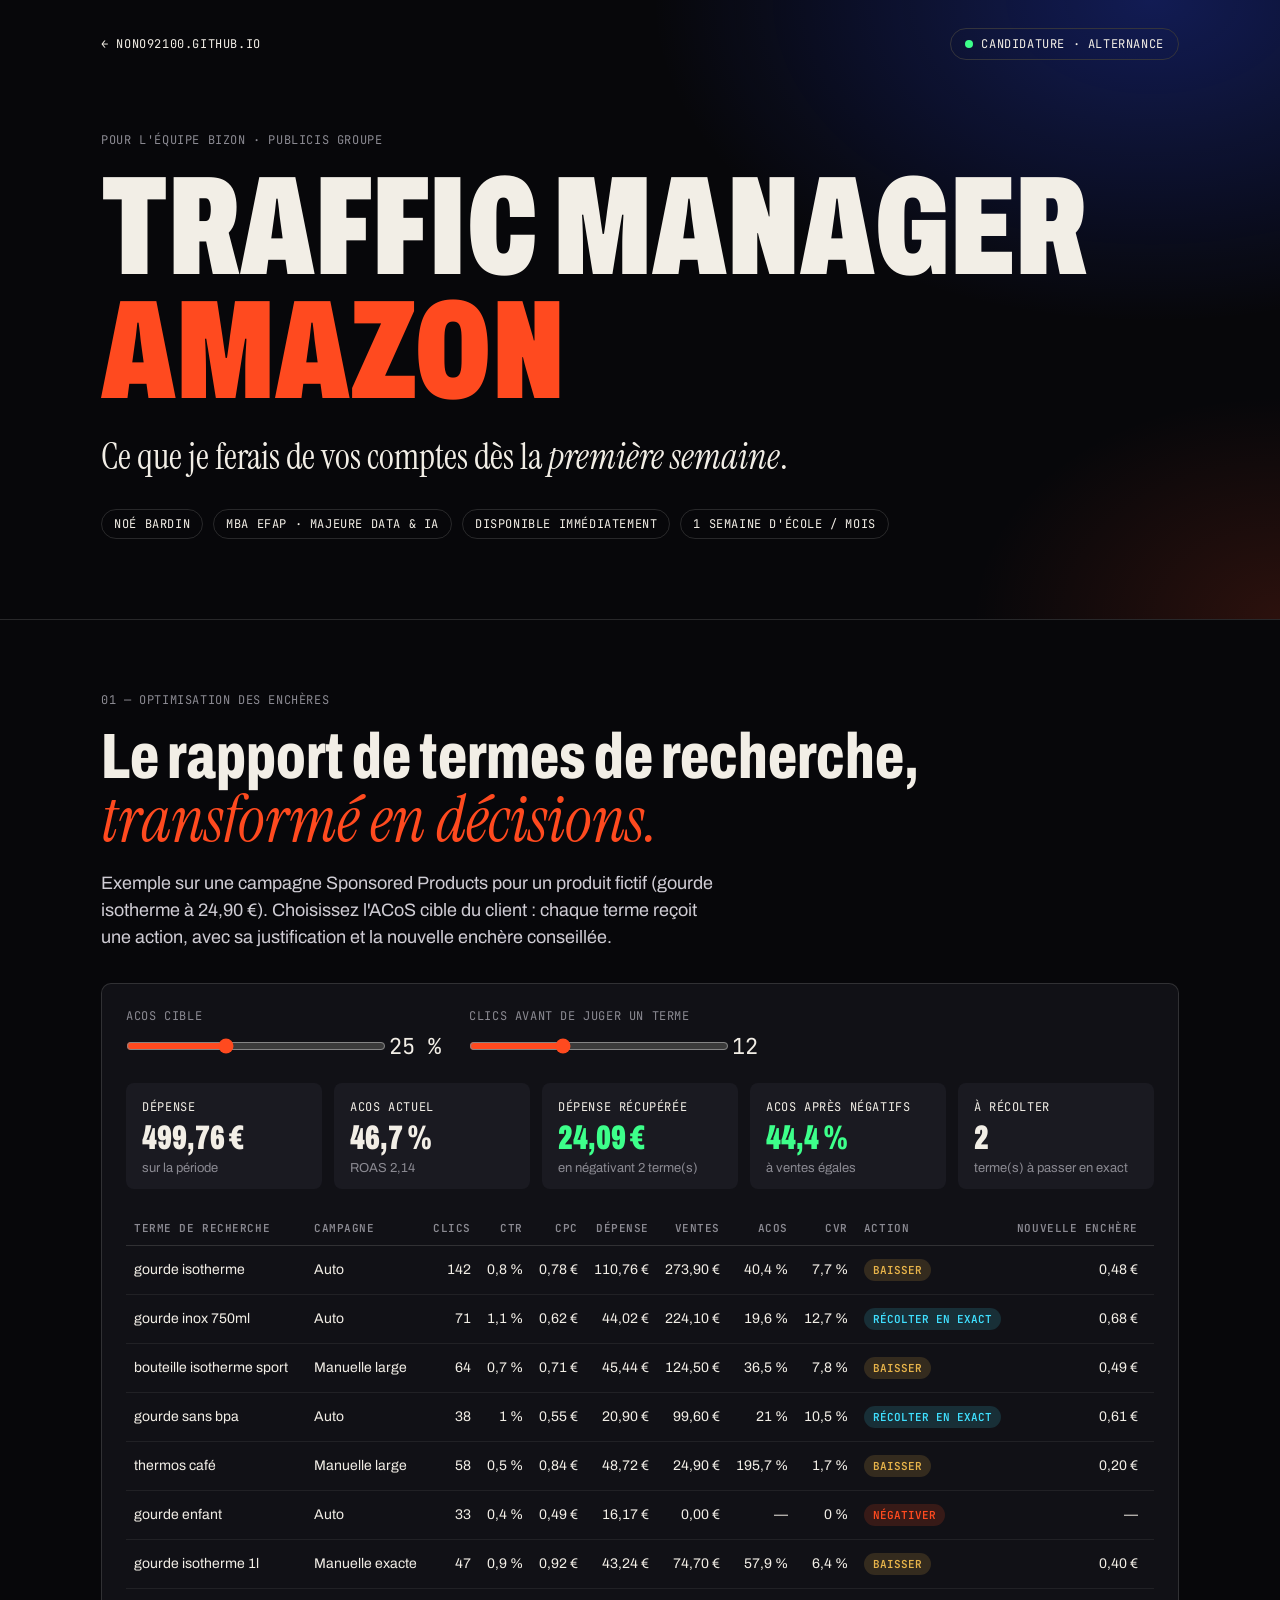
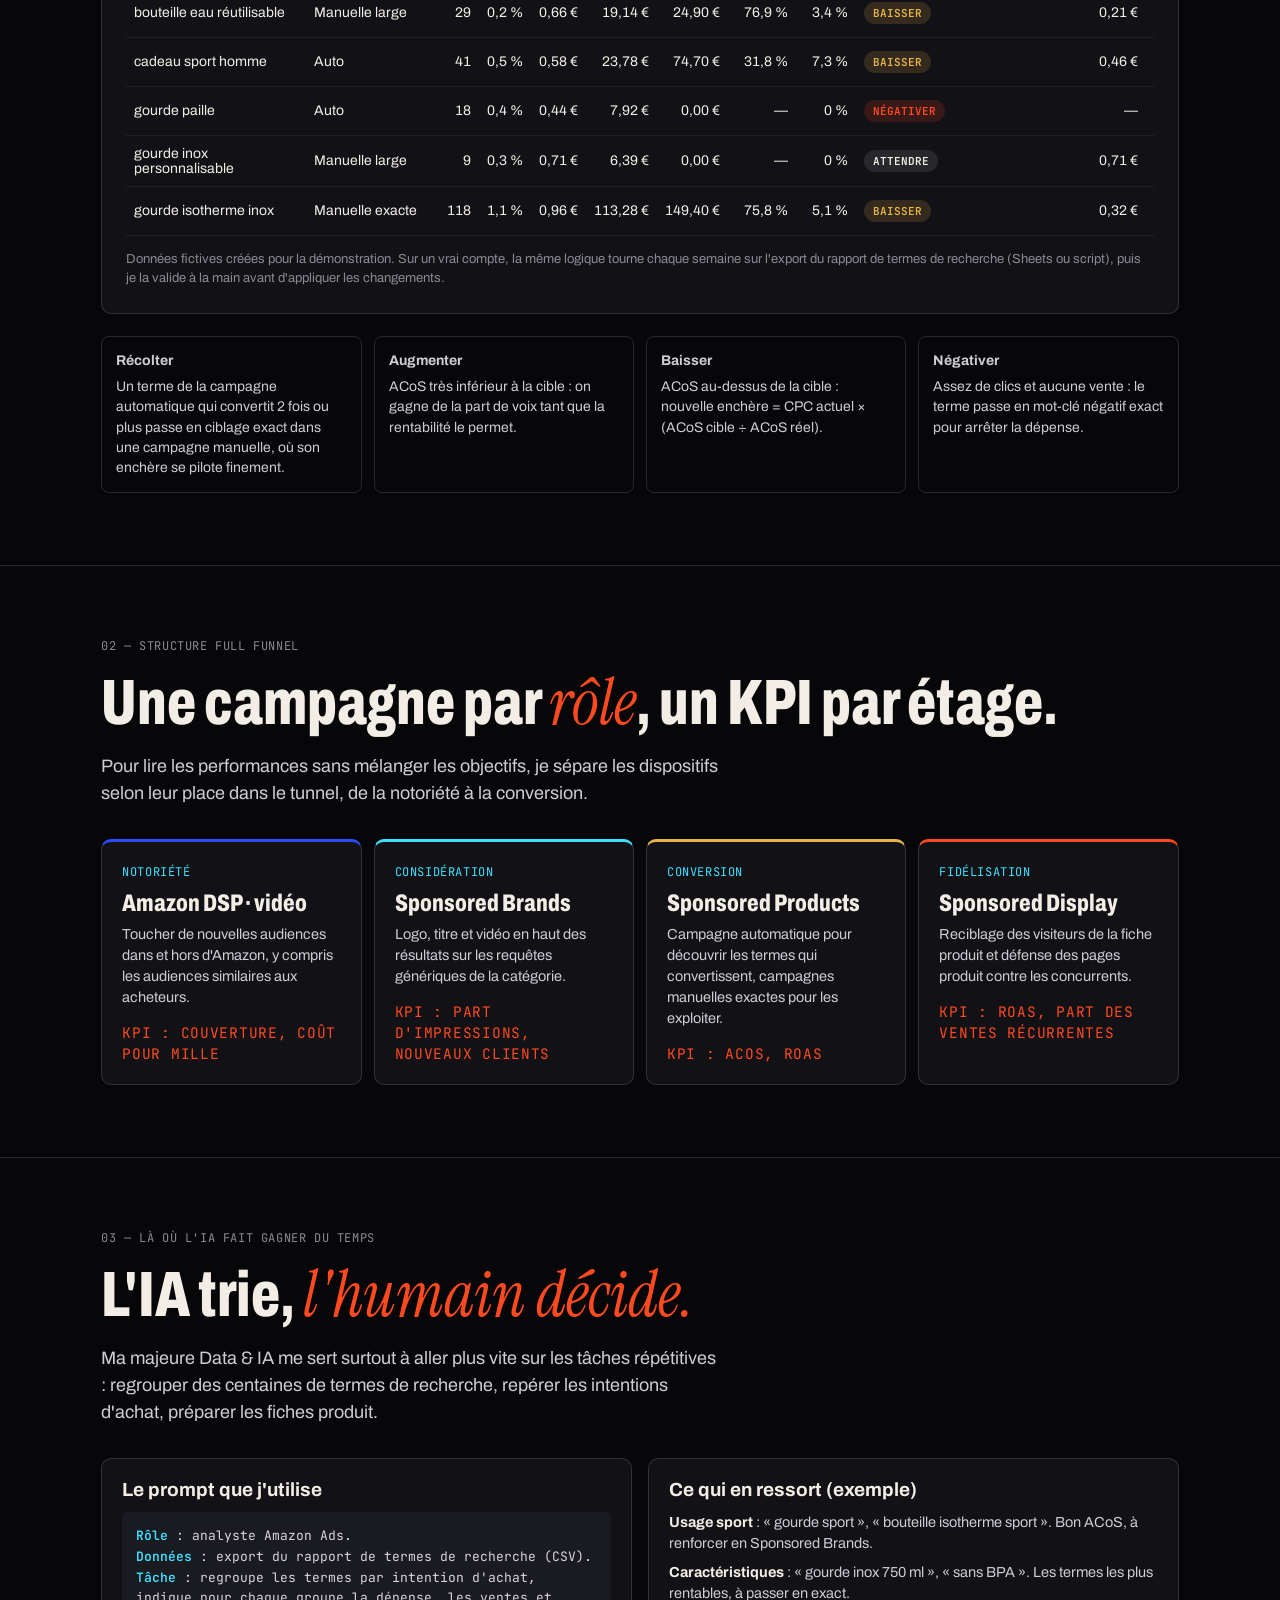
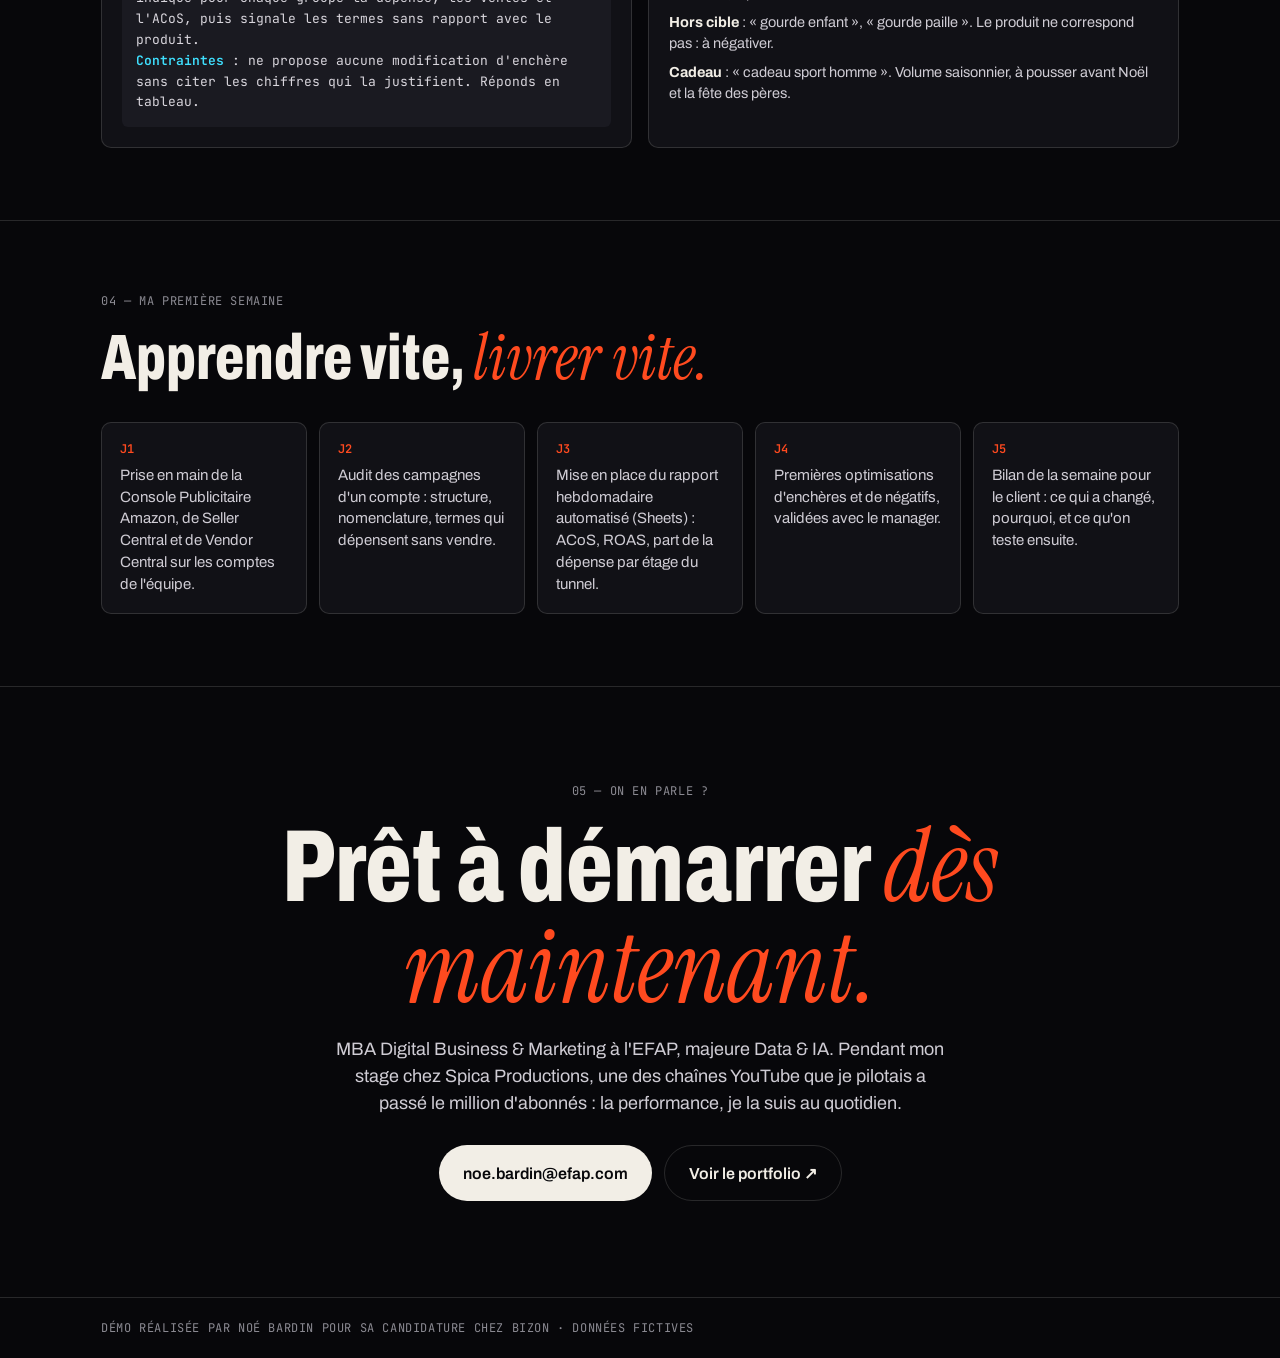
<file: bizon/index.html>
<!doctype html>
<html lang="fr">
<head>
<meta charset="utf-8">
<meta name="viewport" content="width=device-width, initial-scale=1">
<title>Noé Bardin × Bizon — Traffic Manager Amazon</title>
<meta name="description" content="Démo de candidature de Noé Bardin pour l'alternance Traffic Manager Amazon chez Bizon : optimiseur d'enchères Sponsored Products, structure full funnel et usage de l'IA.">
<meta name="robots" content="noindex">
<link rel="preconnect" href="https://fonts.googleapis.com">
<link rel="preconnect" href="https://fonts.gstatic.com" crossorigin>
<link href="https://fonts.googleapis.com/css2?family=Archivo:wdth,wght@62..125,100..900&family=Instrument+Serif:ital@0;1&family=JetBrains+Mono:wght@400;600&display=swap" rel="stylesheet">
<style>
  :root {
    --ink: #07070a; --ink-2: #111116; --ink-3: #1a1a21; --paper: #f2eee6; --muted: #8b8a92;
    --orange: #ff4a1f; --blue: #2b4bff; --cyan: #3fe0ff; --green: #3dff8a; --gold: #e8b44a;
    --line: rgba(242, 238, 230, .14); --gutter: clamp(16px, 4vw, 56px);
    --mono: "JetBrains Mono", monospace; --serif: "Instrument Serif", serif;
  }
  * { box-sizing: border-box; margin: 0; padding: 0; }
  body { background: var(--ink); color: var(--paper); font-family: "Archivo", sans-serif; -webkit-font-smoothing: antialiased; }
  a { color: inherit; }
  em { font-family: var(--serif); font-style: italic; font-weight: 400; }
  .mono { font-family: var(--mono); font-size: 12px; letter-spacing: .05em; text-transform: uppercase; }
  .kicker { color: var(--muted); margin-bottom: 18px; }
  .wrap { max-width: 1180px; margin: 0 auto; padding: 0 var(--gutter); }
  section { padding: 72px 0; border-top: 1px solid var(--line); }
  h2 { font-weight: 800; font-variation-settings: "wdth" 70; font-size: clamp(32px, 5vw, 64px); line-height: .98; margin-bottom: 18px; }
  h2 em { color: var(--orange); }
  .lead { color: #cfccd4; font-size: 18px; line-height: 1.5; max-width: 62ch; }

  /* En-tête */
  header { padding: 28px 0 80px; background: radial-gradient(ellipse 60% 80% at 90% 0%, rgba(43, 75, 255, .3), transparent 65%), radial-gradient(ellipse 40% 60% at 100% 100%, rgba(255, 74, 31, .15), transparent 60%); }
  .top { display: flex; justify-content: space-between; align-items: center; gap: 16px; margin-bottom: 72px; }
  .top a { text-decoration: none; }
  .pill { display: inline-flex; align-items: center; gap: 8px; border: 1px solid #34343c; border-radius: 99px; padding: 7px 14px; }
  .pill i { width: 8px; height: 8px; border-radius: 50%; background: var(--green); }
  h1 { font-weight: 900; font-variation-settings: "wdth" 62; font-size: clamp(52px, 11vw, 150px); line-height: .88; text-transform: uppercase; }
  h1 span { color: var(--orange); }
  .sub { font-family: var(--serif); font-size: clamp(22px, 3vw, 36px); margin-top: 22px; line-height: 1.15; }
  .meta { display: flex; flex-wrap: wrap; gap: 10px; margin-top: 32px; }
  .meta span { border: 1px solid var(--line); border-radius: 99px; padding: 6px 12px; }

  /* Optimiseur */
  .tool { background: var(--ink-2); border: 1px solid var(--line); border-radius: 10px; padding: 24px; margin-top: 32px; }
  .controls { display: flex; flex-wrap: wrap; gap: 28px; align-items: end; margin-bottom: 22px; }
  .controls label { display: block; color: var(--muted); margin-bottom: 8px; }
  .controls output { font-family: var(--mono); font-size: 22px; color: var(--paper); }
  input[type=range] { width: 260px; accent-color: var(--orange); }
  .kpis { display: grid; grid-template-columns: repeat(auto-fit, minmax(150px, 1fr)); gap: 12px; margin-bottom: 22px; }
  .kpi { background: var(--ink-3); border-radius: 8px; padding: 14px 16px; }
  .kpi .v { font-weight: 900; font-variation-settings: "wdth" 62; font-size: 34px; line-height: 1; margin-top: 6px; font-variant-numeric: tabular-nums; }
  .kpi .d { color: var(--muted); font-size: 13px; margin-top: 6px; }
  .kpi .v.up { color: var(--green); }
  .table-wrap { overflow-x: auto; }
  table { width: 100%; border-collapse: collapse; font-size: 14px; min-width: 900px; }
  th { text-align: left; font: 600 11px var(--mono); text-transform: uppercase; letter-spacing: .05em; color: var(--muted); padding: 10px 8px; border-bottom: 1px solid var(--line); white-space: nowrap; }
  td { padding: 10px 8px; border-bottom: 1px solid rgba(242, 238, 230, .07); font-variant-numeric: tabular-nums; white-space: nowrap; }
  td.term { white-space: normal; min-width: 180px; }
  td.num, th.num { text-align: right; }
  .tag { display: inline-block; font: 600 11px var(--mono); text-transform: uppercase; border-radius: 99px; padding: 4px 9px; }
  .t-up { background: rgba(61, 255, 138, .14); color: var(--green); }
  .t-hold { background: rgba(242, 238, 230, .1); color: var(--paper); }
  .t-down { background: rgba(232, 180, 74, .16); color: var(--gold); }
  .t-neg { background: rgba(255, 74, 31, .16); color: var(--orange); }
  .t-harvest { background: rgba(63, 224, 255, .14); color: var(--cyan); }
  .why { color: var(--muted); font-size: 12.5px; white-space: normal; min-width: 220px; }
  .note { color: var(--muted); font-size: 13px; margin-top: 14px; line-height: 1.5; }
  .rules { display: grid; grid-template-columns: repeat(auto-fit, minmax(220px, 1fr)); gap: 12px; margin-top: 22px; }
  .rule { border: 1px solid var(--line); border-radius: 8px; padding: 14px; font-size: 14px; line-height: 1.45; color: #cfccd4; }
  .rule b { display: block; margin-bottom: 6px; }

  /* Funnel */
  .funnel { display: grid; grid-template-columns: repeat(4, 1fr); gap: 12px; margin-top: 32px; }
  .stage { border-radius: 10px; padding: 20px; background: var(--ink-2); border: 1px solid var(--line); position: relative; }
  .stage .lvl { color: var(--cyan); }
  .stage h3 { font-weight: 800; font-variation-settings: "wdth" 75; font-size: 24px; margin: 10px 0 8px; }
  .stage p { color: #cfccd4; font-size: 14.5px; line-height: 1.45; }
  .stage .kpi-tag { margin-top: 14px; color: var(--orange); }
  .stage:nth-child(1) { border-top: 3px solid var(--blue); }
  .stage:nth-child(2) { border-top: 3px solid var(--cyan); }
  .stage:nth-child(3) { border-top: 3px solid var(--gold); }
  .stage:nth-child(4) { border-top: 3px solid var(--orange); }

  /* IA */
  .ai { display: grid; grid-template-columns: 1fr 1fr; gap: 16px; margin-top: 32px; }
  .box { background: var(--ink-2); border: 1px solid var(--line); border-radius: 10px; padding: 20px; }
  .box h3 { font-weight: 700; font-size: 19px; margin-bottom: 12px; }
  pre { font: 13px/1.6 var(--mono); white-space: pre-wrap; color: #d9d6dd; background: var(--ink-3); border-radius: 6px; padding: 14px; }
  pre b { color: var(--cyan); font-weight: 600; }
  .clusters { list-style: none; display: grid; gap: 8px; }
  .clusters li { font-size: 14.5px; line-height: 1.45; color: #cfccd4; }
  .clusters li b { color: var(--paper); }

  /* Semaine 1 */
  .plan { list-style: none; counter-reset: d; display: grid; grid-template-columns: repeat(auto-fit, minmax(200px, 1fr)); gap: 12px; margin-top: 32px; }
  .plan li { counter-increment: d; background: var(--ink-2); border: 1px solid var(--line); border-radius: 10px; padding: 18px; font-size: 15px; line-height: 1.45; color: #cfccd4; }
  .plan li::before { content: "J" counter(d); display: block; font: 600 12px var(--mono); color: var(--orange); margin-bottom: 8px; }

  /* Contact */
  .cta { text-align: center; padding: 96px 0; }
  .cta h2 { font-size: clamp(40px, 8vw, 110px); }
  .btns { display: flex; justify-content: center; flex-wrap: wrap; gap: 12px; margin-top: 28px; }
  .btn { display: inline-flex; align-items: center; height: 56px; padding: 0 24px; border-radius: 99px; text-decoration: none; font-weight: 600; }
  .btn.main { background: var(--paper); color: var(--ink); }
  .btn.ghost { border: 1px solid var(--line); }
  footer { padding: 22px 0; border-top: 1px solid var(--line); color: var(--muted); }

  @media (max-width: 860px) {
    .funnel, .ai { grid-template-columns: 1fr; }
    input[type=range] { width: 100%; }
    .controls > div { width: 100%; }
  }
</style>
</head>
<body>
<header>
  <div class="wrap">
    <div class="top mono">
      <a href="../">← nono92100.github.io</a>
      <span class="pill"><i></i>Candidature · alternance</span>
    </div>
    <p class="kicker mono">Pour l'équipe Bizon · Publicis Groupe</p>
    <h1>Traffic Manager<br><span>Amazon</span></h1>
    <p class="sub">Ce que je ferais de vos comptes dès la <em>première semaine</em>.</p>
    <div class="meta mono">
      <span>Noé Bardin</span><span>MBA EFAP · majeure Data &amp; IA</span><span>Disponible immédiatement</span><span>1 semaine d'école / mois</span>
    </div>
  </div>
</header>

<main>
  <section>
    <div class="wrap">
      <p class="kicker mono">01 — Optimisation des enchères</p>
      <h2>Le rapport de termes de recherche, <em>transformé en décisions.</em></h2>
      <p class="lead">Exemple sur une campagne Sponsored Products pour un produit fictif (gourde isotherme à 24,90 €). Choisissez l'ACoS cible du client : chaque terme reçoit une action, avec sa justification et la nouvelle enchère conseillée.</p>

      <div class="tool">
        <div class="controls">
          <div>
            <label class="mono" for="target">ACoS cible</label>
            <input id="target" type="range" min="10" max="50" step="1" value="25">
            <output id="target-out">25 %</output>
          </div>
          <div>
            <label class="mono" for="minclicks">Clics avant de juger un terme</label>
            <input id="minclicks" type="range" min="5" max="25" step="1" value="12">
            <output id="minclicks-out">12</output>
          </div>
        </div>
        <div class="kpis" id="kpis"></div>
        <div class="table-wrap">
          <table>
            <thead>
              <tr>
                <th>Terme de recherche</th><th>Campagne</th><th class="num">Clics</th><th class="num">CTR</th><th class="num">CPC</th>
                <th class="num">Dépense</th><th class="num">Ventes</th><th class="num">ACoS</th><th class="num">CVR</th>
                <th>Action</th><th class="num">Nouvelle enchère</th><th>Pourquoi</th>
              </tr>
            </thead>
            <tbody id="rows"></tbody>
          </table>
        </div>
        <p class="note">Données fictives créées pour la démonstration. Sur un vrai compte, la même logique tourne chaque semaine sur l'export du rapport de termes de recherche (Sheets ou script), puis je la valide à la main avant d'appliquer les changements.</p>
      </div>

      <div class="rules">
        <div class="rule"><b>Récolter</b>Un terme de la campagne automatique qui convertit 2 fois ou plus passe en ciblage exact dans une campagne manuelle, où son enchère se pilote finement.</div>
        <div class="rule"><b>Augmenter</b>ACoS très inférieur à la cible : on gagne de la part de voix tant que la rentabilité le permet.</div>
        <div class="rule"><b>Baisser</b>ACoS au-dessus de la cible : nouvelle enchère = CPC actuel × (ACoS cible ÷ ACoS réel).</div>
        <div class="rule"><b>Négativer</b>Assez de clics et aucune vente : le terme passe en mot-clé négatif exact pour arrêter la dépense.</div>
      </div>
    </div>
  </section>

  <section>
    <div class="wrap">
      <p class="kicker mono">02 — Structure full funnel</p>
      <h2>Une campagne par <em>rôle</em>, un KPI par étage.</h2>
      <p class="lead">Pour lire les performances sans mélanger les objectifs, je sépare les dispositifs selon leur place dans le tunnel, de la notoriété à la conversion.</p>
      <div class="funnel">
        <div class="stage"><span class="lvl mono">Notoriété</span><h3>Amazon DSP · vidéo</h3><p>Toucher de nouvelles audiences dans et hors d'Amazon, y compris les audiences similaires aux acheteurs.</p><p class="kpi-tag mono">KPI : couverture, coût pour mille</p></div>
        <div class="stage"><span class="lvl mono">Considération</span><h3>Sponsored Brands</h3><p>Logo, titre et vidéo en haut des résultats sur les requêtes génériques de la catégorie.</p><p class="kpi-tag mono">KPI : part d'impressions, nouveaux clients</p></div>
        <div class="stage"><span class="lvl mono">Conversion</span><h3>Sponsored Products</h3><p>Campagne automatique pour découvrir les termes qui convertissent, campagnes manuelles exactes pour les exploiter.</p><p class="kpi-tag mono">KPI : ACoS, ROAS</p></div>
        <div class="stage"><span class="lvl mono">Fidélisation</span><h3>Sponsored Display</h3><p>Reciblage des visiteurs de la fiche produit et défense des pages produit contre les concurrents.</p><p class="kpi-tag mono">KPI : ROAS, part des ventes récurrentes</p></div>
      </div>
    </div>
  </section>

  <section>
    <div class="wrap">
      <p class="kicker mono">03 — Là où l'IA fait gagner du temps</p>
      <h2>L'IA trie, <em>l'humain décide.</em></h2>
      <p class="lead">Ma majeure Data &amp; IA me sert surtout à aller plus vite sur les tâches répétitives : regrouper des centaines de termes de recherche, repérer les intentions d'achat, préparer les fiches produit.</p>
      <div class="ai">
        <div class="box">
          <h3>Le prompt que j'utilise</h3>
          <pre><b>Rôle</b> : analyste Amazon Ads.
<b>Données</b> : export du rapport de termes de recherche (CSV).
<b>Tâche</b> : regroupe les termes par intention d'achat, indique pour chaque groupe la dépense, les ventes et l'ACoS, puis signale les termes sans rapport avec le produit.
<b>Contraintes</b> : ne propose aucune modification d'enchère sans citer les chiffres qui la justifient. Réponds en tableau.</pre>
        </div>
        <div class="box">
          <h3>Ce qui en ressort (exemple)</h3>
          <ul class="clusters">
            <li><b>Usage sport</b> : « gourde sport », « bouteille isotherme sport ». Bon ACoS, à renforcer en Sponsored Brands.</li>
            <li><b>Caractéristiques</b> : « gourde inox 750 ml », « sans BPA ». Les termes les plus rentables, à passer en exact.</li>
            <li><b>Hors cible</b> : « gourde enfant », « gourde paille ». Le produit ne correspond pas : à négativer.</li>
            <li><b>Cadeau</b> : « cadeau sport homme ». Volume saisonnier, à pousser avant Noël et la fête des pères.</li>
          </ul>
        </div>
      </div>
    </div>
  </section>

  <section>
    <div class="wrap">
      <p class="kicker mono">04 — Ma première semaine</p>
      <h2>Apprendre vite, <em>livrer vite.</em></h2>
      <ol class="plan">
        <li>Prise en main de la Console Publicitaire Amazon, de Seller Central et de Vendor Central sur les comptes de l'équipe.</li>
        <li>Audit des campagnes d'un compte : structure, nomenclature, termes qui dépensent sans vendre.</li>
        <li>Mise en place du rapport hebdomadaire automatisé (Sheets) : ACoS, ROAS, part de la dépense par étage du tunnel.</li>
        <li>Premières optimisations d'enchères et de négatifs, validées avec le manager.</li>
        <li>Bilan de la semaine pour le client : ce qui a changé, pourquoi, et ce qu'on teste ensuite.</li>
      </ol>
    </div>
  </section>

  <section class="cta">
    <div class="wrap">
      <p class="kicker mono">05 — On en parle ?</p>
      <h2>Prêt à démarrer <em>dès maintenant.</em></h2>
      <p class="lead" style="margin: 0 auto;">MBA Digital Business &amp; Marketing à l'EFAP, majeure Data &amp; IA. Pendant mon stage chez Spica Productions, une des chaînes YouTube que je pilotais a passé le million d'abonnés : la performance, je la suis au quotidien.</p>
      <div class="btns">
        <a class="btn main" href="mailto:noe.bardin@efap.com?subject=Alternance%20Traffic%20Manager%20Amazon%20%E2%80%94%20Bizon">noe.bardin@efap.com</a>
        <a class="btn ghost" href="../">Voir le portfolio ↗</a>
      </div>
    </div>
  </section>
</main>

<footer>
  <div class="wrap mono">Démo réalisée par Noé Bardin pour sa candidature chez Bizon · données fictives</div>
</footer>

<script>
  // Rapport de termes de recherche fictif (produit : gourde isotherme à 24,90 €)
  const PRICE = 24.9;
  const DATA = [
    { term: "gourde isotherme", camp: "Auto", imp: 18400, clicks: 142, cpc: 0.78, orders: 11 },
    { term: "gourde inox 750ml", camp: "Auto", imp: 6200, clicks: 71, cpc: 0.62, orders: 9 },
    { term: "bouteille isotherme sport", camp: "Manuelle large", imp: 9100, clicks: 64, cpc: 0.71, orders: 5 },
    { term: "gourde sans bpa", camp: "Auto", imp: 3900, clicks: 38, cpc: 0.55, orders: 4 },
    { term: "thermos café", camp: "Manuelle large", imp: 12800, clicks: 58, cpc: 0.84, orders: 1 },
    { term: "gourde enfant", camp: "Auto", imp: 7600, clicks: 33, cpc: 0.49, orders: 0 },
    { term: "gourde isotherme 1l", camp: "Manuelle exacte", imp: 5400, clicks: 47, cpc: 0.92, orders: 3 },
    { term: "bouteille eau réutilisable", camp: "Manuelle large", imp: 15200, clicks: 29, cpc: 0.66, orders: 1 },
    { term: "cadeau sport homme", camp: "Auto", imp: 8300, clicks: 41, cpc: 0.58, orders: 3 },
    { term: "gourde paille", camp: "Auto", imp: 4100, clicks: 18, cpc: 0.44, orders: 0 },
    { term: "gourde inox personnalisable", camp: "Manuelle large", imp: 2600, clicks: 9, cpc: 0.71, orders: 0 },
    { term: "gourde isotherme inox", camp: "Manuelle exacte", imp: 11200, clicks: 118, cpc: 0.96, orders: 6 },
  ];

  const eur = v => v.toLocaleString("fr-FR", { style: "currency", currency: "EUR" });
  const pct = v => (v * 100).toLocaleString("fr-FR", { maximumFractionDigits: 1 }) + " %";

  function decide(r, target, minClicks) {
    const spend = r.clicks * r.cpc, sales = r.orders * PRICE;
    const acos = sales ? spend / sales : Infinity;
    if (r.orders === 0) {
      if (r.clicks >= minClicks) return { key: "neg", label: "Négativer", bid: null, why: `${r.clicks} clics, aucune vente : ${eur(spend)} dépensés pour rien.` };
      return { key: "hold", label: "Attendre", bid: r.cpc, why: `Seulement ${r.clicks} clics : pas assez de données pour juger.` };
    }
    if (r.camp === "Auto" && r.orders >= 2 && acos <= target * 1.2)
      return { key: "harvest", label: "Récolter en exact", bid: +(r.cpc * 1.1).toFixed(2), why: `${r.orders} ventes en campagne auto : on le pilote en exact, enchère +10 %.` };
    if (acos <= target * 0.7)
      return { key: "up", label: "Augmenter", bid: +(r.cpc * 1.2).toFixed(2), why: `ACoS ${pct(acos)}, bien sous la cible : +20 % pour gagner en visibilité.` };
    if (acos <= target)
      return { key: "hold", label: "Maintenir", bid: r.cpc, why: `ACoS ${pct(acos)}, dans la cible.` };
    const nb = Math.max(0.2, r.cpc * target / acos);
    return { key: "down", label: "Baisser", bid: +nb.toFixed(2), why: `ACoS ${pct(acos)} : CPC × (${pct(target)} ÷ ${pct(acos)}).` };
  }

  function render() {
    const target = +document.getElementById("target").value / 100;
    const minClicks = +document.getElementById("minclicks").value;
    document.getElementById("target-out").textContent = pct(target);
    document.getElementById("minclicks-out").textContent = minClicks;

    let spend = 0, sales = 0, wasted = 0, counts = { neg: 0, harvest: 0, up: 0, down: 0, hold: 0 };
    const tags = { up: "t-up", hold: "t-hold", down: "t-down", neg: "t-neg", harvest: "t-harvest" };
    document.getElementById("rows").innerHTML = DATA.map(r => {
      const s = r.clicks * r.cpc, v = r.orders * PRICE, acos = v ? s / v : null;
      const d = decide(r, target, minClicks);
      spend += s; sales += v; counts[d.key]++;
      if (d.key === "neg") wasted += s;
      return `<tr>
        <td class="term">${r.term}</td><td>${r.camp}</td>
        <td class="num">${r.clicks}</td><td class="num">${pct(r.clicks / r.imp)}</td><td class="num">${eur(r.cpc)}</td>
        <td class="num">${eur(s)}</td><td class="num">${eur(v)}</td>
        <td class="num">${acos === null ? "—" : pct(acos)}</td><td class="num">${pct(r.orders / r.clicks)}</td>
        <td><span class="tag ${tags[d.key]}">${d.label}</span></td>
        <td class="num">${d.bid === null ? "—" : eur(d.bid)}</td>
        <td class="why">${d.why}</td>
      </tr>`;
    }).join("");

    const newAcos = (spend - wasted) / sales;
    document.getElementById("kpis").innerHTML = `
      <div class="kpi"><span class="mono">Dépense</span><div class="v">${eur(spend)}</div><div class="d">sur la période</div></div>
      <div class="kpi"><span class="mono">ACoS actuel</span><div class="v">${pct(spend / sales)}</div><div class="d">ROAS ${(sales / spend).toLocaleString("fr-FR", { maximumFractionDigits: 2 })}</div></div>
      <div class="kpi"><span class="mono">Dépense récupérée</span><div class="v up">${eur(wasted)}</div><div class="d">en négativant ${counts.neg} terme(s)</div></div>
      <div class="kpi"><span class="mono">ACoS après négatifs</span><div class="v up">${pct(newAcos)}</div><div class="d">à ventes égales</div></div>
      <div class="kpi"><span class="mono">À récolter</span><div class="v">${counts.harvest}</div><div class="d">terme(s) à passer en exact</div></div>`;
  }

  document.getElementById("target").addEventListener("input", render);
  document.getElementById("minclicks").addEventListener("input", render);
  render();
</script>
</body>
</html>
</file>
